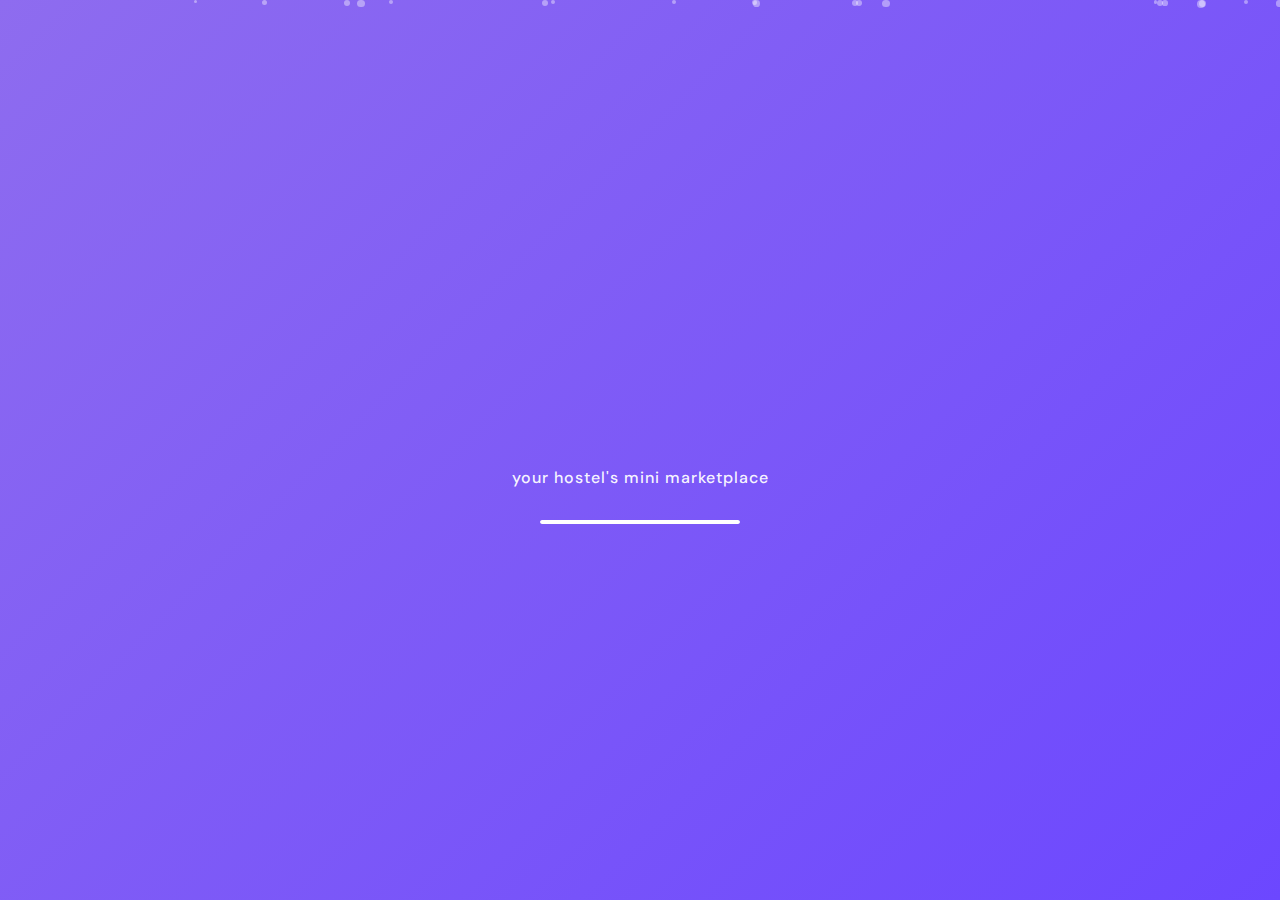
<file: frontend/index.html>
<!DOCTYPE html>
<html lang="en">
<head>
  <meta charset="UTF-8">
  <meta name="viewport" content="width=device-width, initial-scale=1.0">
  <title>BUNKIT - Loading...</title>
  <link rel="preconnect" href="https://fonts.googleapis.com">
  <link rel="preconnect" href="https://fonts.gstatic.com" crossorigin>
  <link href="https://fonts.googleapis.com/css2?family=Quicksand:wght@700&family=DM+Sans:wght@500&display=swap" rel="stylesheet">
  
  <style>
    * {
      margin: 0;
      padding: 0;
      box-sizing: border-box;
    }

    body {
      margin: 0;
      height: 100vh;
      display: flex;
      align-items: center;
      justify-content: center;
      background: linear-gradient(135deg, #8E6CEF 0%, #6C47FF 100%);
      font-family: 'DM Sans', -apple-system, BlinkMacSystemFont, sans-serif;
      overflow: hidden;
      position: relative;
    }

    /* Animated Background Particles */
    .particles {
      position: absolute;
      width: 100%;
      height: 100%;
      overflow: hidden;
      pointer-events: none;
    }

    .particle {
      position: absolute;
      background: rgba(255, 255, 255, 0.4);
      border-radius: 50%;
      animation: float linear infinite;
    }

    @keyframes float {
      0% {
        transform: translateY(100vh) rotate(0deg);
        opacity: 0;
      }
      10% {
        opacity: 1;
      }
      90% {
        opacity: 1;
      }
      100% {
        transform: translateY(-100px) rotate(360deg);
        opacity: 0;
      }
    }

    /* Splash Container */
    .splash {
      text-align: center;
      position: relative;
      z-index: 10;
      animation: scaleIn 0.8s cubic-bezier(0.68, -0.55, 0.265, 1.55);
    }

    @keyframes scaleIn {
      0% {
        transform: scale(0.5) rotate(-10deg);
        opacity: 0;
      }
      100% {
        transform: scale(1) rotate(0);
        opacity: 1;
      }
    }

    /* Logo Container with Glow Effect */
    .logo-container {
      position: relative;
      margin-bottom: 24px;
    }

    .logo-glow {
      position: absolute;
      top: 50%;
      left: 50%;
      transform: translate(-50%, -50%);
      width: 180px;
      height: 180px;
      /* background: radial-gradient(circle, rgba(255, 255, 255, 0.4) 0%, transparent 70%); */
      border-radius: 50%;
      animation: pulse 2s ease-in-out infinite;
    }

    @keyframes pulse {
      0%, 100% {
        transform: translate(-50%, -50%) scale(1);
        
      }
      50% {
        transform: translate(-50%, -50%) scale(1.2);
        opacity: 0.3;
      }
    }

    .logo {
      font-family: 'Quicksand', sans-serif;
      font-size: 72px;
      font-weight: 700;
      color: white;
      letter-spacing: -2px;
      text-shadow: 0 4px 20px rgba(0, 0, 0, 0.2);
      position: relative;
      animation: floatLogo 3s ease-in-out infinite;
    }

    @keyframes floatLogo {
      0%, 100% {
        transform: translateY(0);
      }
      50% {
        transform: translateY(-10px);
      }
    }

    /* Logo Letters Animation */
    .logo span {
      display: inline-block;
      animation: bounceLetters 0.6s cubic-bezier(0.68, -0.55, 0.265, 1.55) forwards;
      opacity: 0;
    }

    .logo span:nth-child(1) { animation-delay: 0.1s; }
    .logo span:nth-child(2) { animation-delay: 0.2s; }
    .logo span:nth-child(3) { animation-delay: 0.3s; }
    .logo span:nth-child(4) { animation-delay: 0.4s; }
    .logo span:nth-child(5) { animation-delay: 0.5s; }
    .logo span:nth-child(6) { animation-delay: 0.6s; }

    @keyframes bounceLetters {
      0% {
        transform: translateY(-50px) rotate(-10deg);
        opacity: 0;
      }
      60% {
        transform: translateY(10px) rotate(5deg);
        opacity: 1;
      }
      100% {
        transform: translateY(0) rotate(0);
        opacity: 1;
      }
    }

    /* Tagline */
    .tagline {
      color: rgba(255, 255, 255, 0.95);
      font-size: 16px;
      font-weight: 500;
      letter-spacing: 1px;
      margin-bottom: 32px;
      animation: slideUp 0.8s ease 0.6s backwards;
    }

    @keyframes slideUp {
      from {
        transform: translateY(20px);
        opacity: 0;
      }
      to {
        transform: translateY(0);
        opacity: 1;
      }
    }

    /* Loading Bar */
    .loading-container {
      width: 200px;
      height: 4px;
      background: rgba(255, 255, 255, 0.3);
      border-radius: 10px;
      overflow: hidden;
      margin: 0 auto 24px;
      animation: slideUp 0.8s ease 0.8s backwards;
    }

    .loading-bar {
      height: 100%;
      background: white;
      border-radius: 10px;
      animation: loadProgress 2.5s ease-in-out forwards;
      box-shadow: 0 0 10px rgba(255, 255, 255, 0.5);
    }

    @keyframes loadProgress {
      0% {
        width: 0%;
      }
      100% {
        width: 100%;
      }
    }

    /* Credit */
    .credit {
      color: rgba(255, 255, 255, 0.85);
      font-size: 14px;
      font-weight: 500;
      animation: slideUp 0.8s ease 1s backwards;
    }

    .credit .heart {
      display: inline-block;
      color: #FFE8EE;
      animation: heartBeat 1.5s ease infinite;
    }

    @keyframes heartBeat {
      0%, 100% {
        transform: scale(1);
      }
      10%, 30% {
        transform: scale(1.2);
      }
      20%, 40% {
        transform: scale(1);
      }
    }

    /* Fade Out Animation */
    .fade-out {
      animation: fadeOutScale 0.8s cubic-bezier(0.68, -0.55, 0.265, 1.55) forwards;
    }

    @keyframes fadeOutScale {
      0% {
        transform: scale(1) rotate(0);
        opacity: 1;
      }
      100% {
        transform: scale(1.3) rotate(10deg);
        opacity: 0;
      }
    }

    /* Sparkles */
    .sparkle {
      position: absolute;
      width: 4px;
      height: 4px;
      background: white;
      border-radius: 50%;
      box-shadow: 0 0 6px white;
      animation: sparkleFloat 3s ease-in-out infinite;
      opacity: 0;
    }

    @keyframes sparkleFloat {
      0%, 100% {
        transform: translate(0, 0) scale(0);
        opacity: 0;
      }
      50% {
        transform: translate(var(--tx), var(--ty)) scale(1);
        opacity: 1;
      }
    }

    .sparkle:nth-child(1) {
      top: 20%;
      left: 15%;
      --tx: 20px;
      --ty: -30px;
      animation-delay: 0.2s;
    }

    .sparkle:nth-child(2) {
      top: 60%;
      right: 20%;
      --tx: -25px;
      --ty: 25px;
      animation-delay: 0.5s;
    }

    .sparkle:nth-child(3) {
      bottom: 30%;
      left: 25%;
      --tx: 15px;
      --ty: 20px;
      animation-delay: 0.8s;
    }

    .sparkle:nth-child(4) {
      top: 40%;
      right: 15%;
      --tx: -20px;
      --ty: -25px;
      animation-delay: 1s;
    }

    /* Mobile Optimizations */
    @media (max-width: 480px) {
      .logo {
        font-size: 56px;
      }

      .tagline {
        font-size: 14px;
      }

      .loading-container {
        width: 160px;
      }
    }
  </style>
</head>

<body>
  <!-- Floating Particles Background -->
  <div class="particles" id="particles"></div>

  <!-- Sparkles -->
  <div class="sparkle"></div>
  <div class="sparkle"></div>
  <div class="sparkle"></div>
  <div class="sparkle"></div>

  <!-- Splash Content -->
  <div class="splash" id="splash">
    <div class="logo-container">
      <div class="logo-glow"></div>
      <div class="logo">
        <span>B</span><span>U</span><span>N</span><span>K</span><span>I</span><span>T</span>
      </div>
    </div>
    
    <div class="tagline">your hostel's mini marketplace</div>
    
    <div class="loading-container">
      <div class="loading-bar"></div>
    </div>
    
    
  </div>

  <script>
    // Create floating particles
    function createParticles() {
      const particles = document.getElementById('particles');
      const particleCount = 20;

      for (let i = 0; i < particleCount; i++) {
        const particle = document.createElement('div');
        particle.className = 'particle';
        
        // Random size between 3px and 8px
        const size = Math.random() * 5 + 3;
        particle.style.width = size + 'px';
        particle.style.height = size + 'px';
        
        // Random horizontal position
        particle.style.left = Math.random() * 100 + '%';
        
        // Random animation duration between 5s and 15s
        particle.style.animationDuration = (Math.random() * 10 + 5) + 's';
        
        // Random delay
        particle.style.animationDelay = (Math.random() * 5) + 's';
        
        particles.appendChild(particle);
      }
    }

    // Initialize
    createParticles();

    // Fade out and redirect
    setTimeout(() => {
      document.getElementById('splash').classList.add('fade-out');
      document.body.style.background = 'linear-gradient(135deg, #9D7EFF 0%, #7D58FF 100%)';
    }, 2200);

    setTimeout(() => {
      window.location.href = 'home.html';
    }, 3000);
  </script>
</body>
</html>
</file>
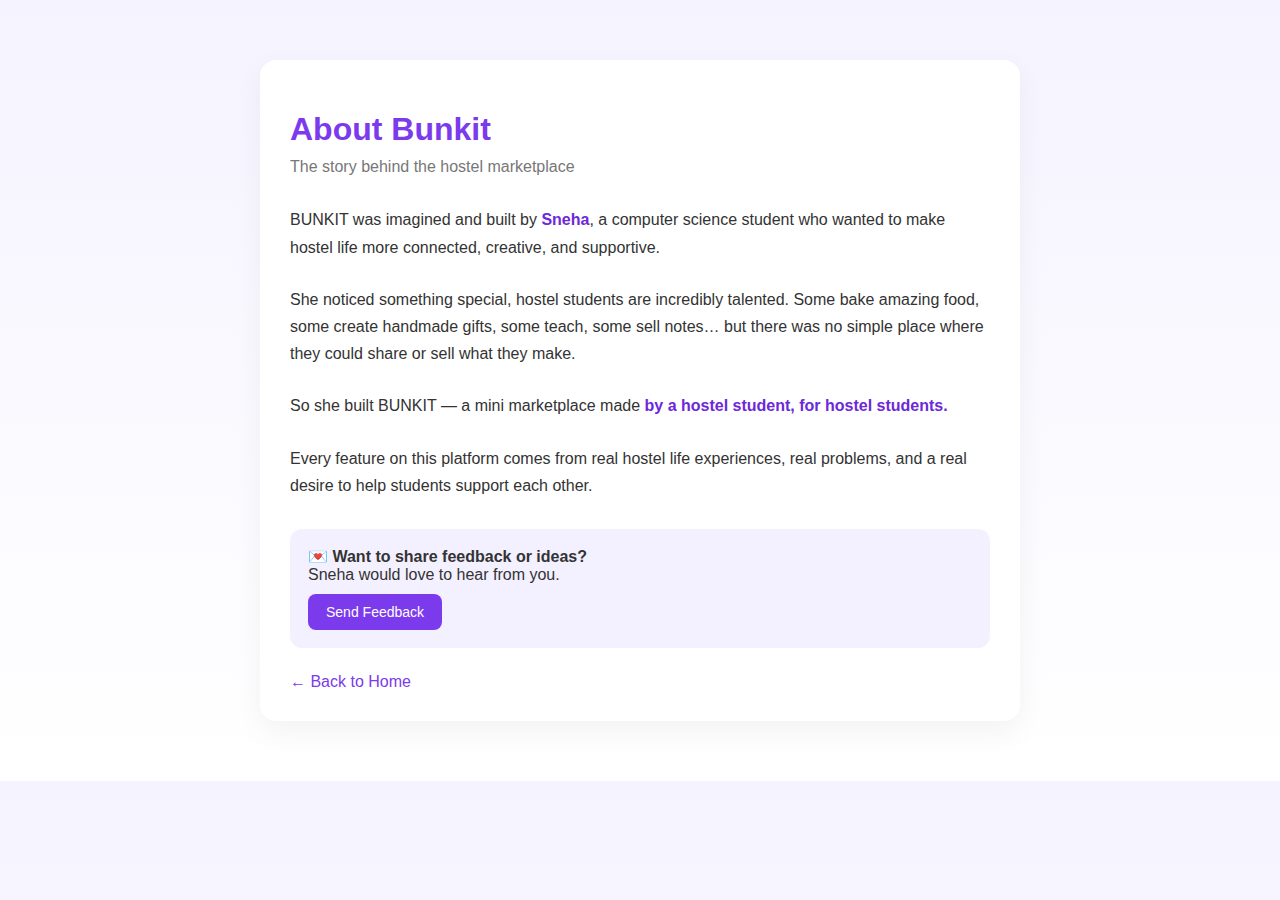
<file: frontend/about.html>
<!DOCTYPE html>
<html lang="en">
<head>
<meta charset="UTF-8">
<meta name="viewport" content="width=device-width, initial-scale=1.0">
<title>About Bunkit</title>

<style>
body{
  margin:0;
  font-family: -apple-system, BlinkMacSystemFont, "Segoe UI", sans-serif;
  background: linear-gradient(to bottom,#f5f3ff,#ffffff);
  color:#333;
}

.container{
  max-width:700px;
  margin:60px auto;
  padding:30px;
  background:white;
  border-radius:16px;
  box-shadow:0 10px 30px rgba(0,0,0,0.05);
}

h1{
  color:#7c3aed;
  margin-bottom:10px;
}

.subtitle{
  color:#777;
  margin-bottom:30px;
}

.story{
  line-height:1.7;
  font-size:16px;
  margin-bottom:25px;
}

.highlight{
  font-weight:600;
  color:#6d28d9;
}

.feedback{
  margin-top:30px;
  padding:18px;
  background:#f3f0ff;
  border-radius:12px;
}

.feedback a{
  display:inline-block;
  margin-top:10px;
  text-decoration:none;
  background:#7c3aed;
  color:white;
  padding:10px 18px;
  border-radius:8px;
  font-size:14px;
}

.back{
  display:inline-block;
  margin-top:25px;
  text-decoration:none;
  color:#7c3aed;
  font-weight:500;
}
</style>
</head>

<body>

<div class="container">

<h1>About Bunkit</h1>
<div class="subtitle">The story behind the hostel marketplace</div>

<div class="story">
BUNKIT was imagined and built by <span class="highlight">Sneha</span>,  
a computer science student who wanted to make hostel life more connected,
creative, and supportive.
</div>

<div class="story">
She noticed something special, hostel students are incredibly talented.
Some bake amazing food, some create handmade gifts, some teach, some sell notes…
but there was no simple place where they could share or sell what they make.
</div>

<div class="story">
So she built BUNKIT — a mini marketplace made
<span class="highlight">by a hostel student, for hostel students.</span>
</div>

<div class="story">
Every feature on this platform comes from real hostel life experiences,
real problems, and a real desire to help students support each other.
</div>

<div class="feedback">
<strong>💌 Want to share feedback or ideas?</strong><br>
Sneha would love to hear from you.
<br>
<a href="mailto:khetansneha7@gmail.com?subject=Bunkit Feedback">
Send Feedback
</a>
</div>

<a href="home.html" class="back">← Back to Home</a>

</div>

</body>
</html>
</file>
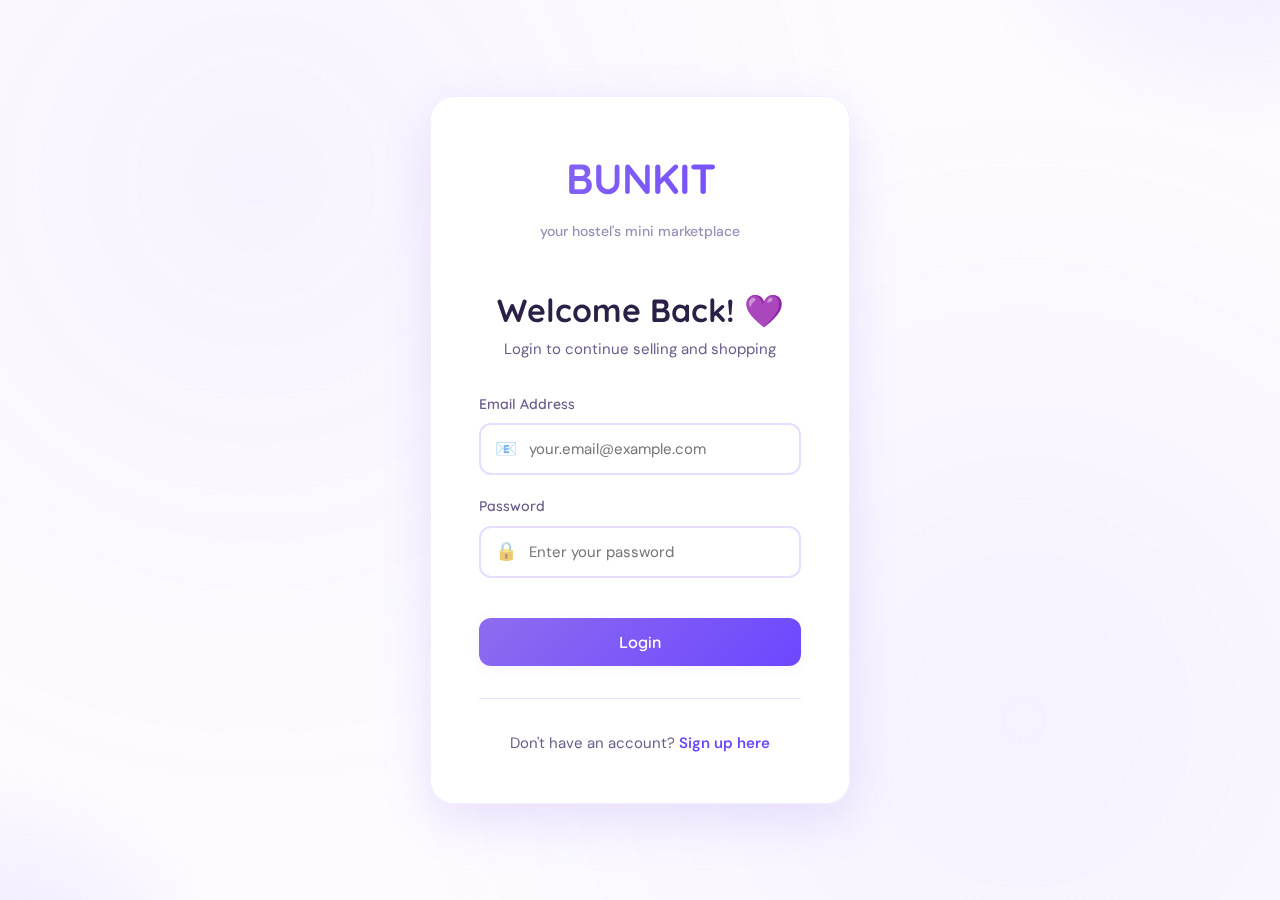
<file: frontend/add-product.html>
<!DOCTYPE html>
<html lang="en">
<head>
  <meta charset="UTF-8">
  <meta name="viewport" content="width=device-width, initial-scale=1.0">
  <title>Add Product - BUNKIT</title>
  <link rel="stylesheet" href="styles/add-product.css">
  <link rel="stylesheet" href="styles/global.css">
</head>
<body>
  <div class="add-product-page">
    <div class="container">
      <!-- Page Header -->
      <div class="page-header">
        <a href="home.html" class="page-back-btn">
          ← Back to Home
        </a>
        <h1>Add New Product</h1>
        <p>List your item and start selling!</p>
      </div>

      <!-- Error Alert (Hidden by default) -->
      <div id="errorAlert" class="alert alert-error hidden"></div>

      <!-- Product Form -->
      <form id="productForm" class="product-form">
        <!-- Image Upload Section -->
        <div class="image-upload-section">
          <label class="image-upload-label">Product Image *</label>
          <label for="imageInput" class="image-upload-area" id="imageUploadArea">
            <input type="file" id="imageInput" accept="image/*" required>
            <div class="upload-placeholder" id="uploadPlaceholder">
              <span class="upload-icon">📸</span>
              <div class="upload-text">Tap to upload image</div>
              <div class="upload-hint">PNG, JPG or WEBP (max 5MB)</div>
            </div>
            <img id="imagePreview" class="image-preview" alt="Preview">
            <button type="button" class="remove-image-btn" id="removeImageBtn">×</button>
          </label>
        </div>

        <!-- Product Details -->
        <div class="form-row">
          <div class="input-group">
            <label for="title">
              Product Title <span class="required">*</span>
            </label>
            <input 
              type="text" 
              id="title" 
              name="title" 
              placeholder="e.g., Handmade Dreamcatcher"
              maxlength="100"
              required
            >
            <div class="char-counter">
              <span id="titleCounter">0</span>/100
            </div>
          </div>
        </div>

        <div class="form-row two-cols">
          <div class="input-group">
            <label for="category">
              Category <span class="required">*</span>
            </label>
            <select id="category" name="category" class="category-select" required>
              <option value="">Choose a category</option>
              <option value="handmade">🎨 Handmade</option>
              <option value="notes">📚 Notes</option>
              <option value="tutoring">👨‍🏫 Tutoring</option>
              <option value="services">⚡ Services</option>
              <option value="books">📖 Books</option>
              <option value="electronics">💻 Electronics</option>
              <option value="other">✨ Other</option>
            </select>
          </div>

          <div class="input-group">
            <label for="price">
              Price (₹) <span class="required">*</span>
            </label>
            <div class="price-input-wrapper">
              <span class="currency-symbol">₹</span>
              <input 
                type="number" 
                id="price" 
                name="price" 
                class="price-input"
                placeholder="0"
                min="0"
                step="1"
                required
              >
            </div>
          </div>
        </div>

        <div class="form-row">
          <div class="input-group">
            <label for="description">
              Description <span class="required">*</span>
            </label>
            <textarea 
              id="description" 
              name="description" 
              placeholder="Tell buyers about your product..."
              maxlength="500"
              rows="5"
              required
            ></textarea>
            <div class="char-counter">
              <span id="descCounter">0</span>/500
            </div>
          </div>
        </div>

        <!-- Submit Section -->
        <div class="submit-section">
          <button type="submit" class="btn btn-primary submit-btn" id="submitBtn">
            <span class="submit-btn-text">
              <span>✨</span>
              <span>List Product</span>
            </span>
          </button>
        </div>
      </form>
    </div>
  </div>

  <!-- Success Overlay -->
  <div class="success-overlay" id="successOverlay">
    <div class="success-content">
      <div class="success-icon">✓</div>
      <h2>Product Listed!</h2>
      <p>Redirecting to home...</p>
    </div>
  </div>

  <script src="script/add-product.js"></script>
</body>
</html>
</file>
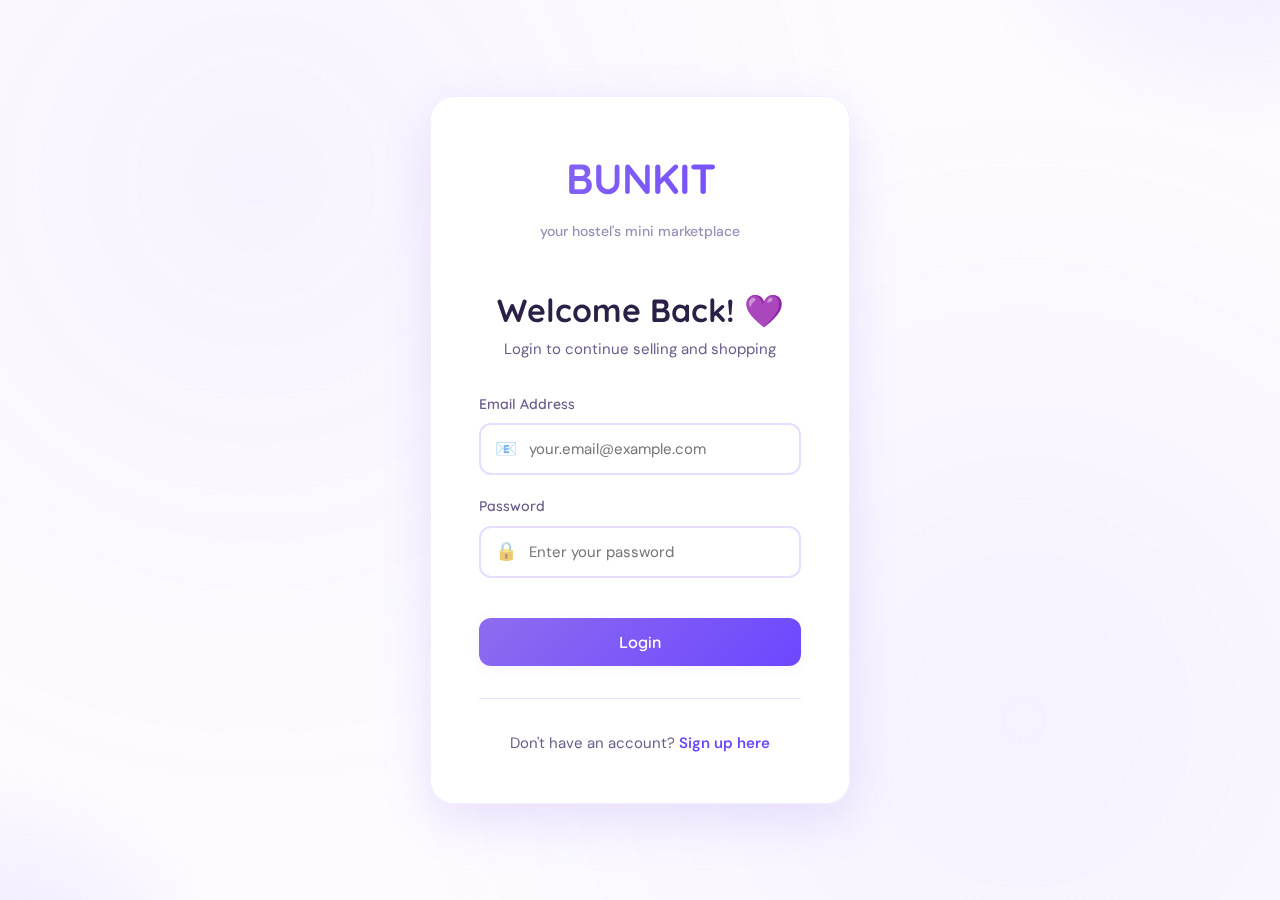
<file: frontend/login.html>
<!DOCTYPE html>
<html lang="en">
<head>
  <meta charset="UTF-8">
  <meta name="viewport" content="width=device-width, initial-scale=1.0">
  <title>Login - BUNKIT</title>
  <link rel="stylesheet" href="styles/global.css">
  <link rel="stylesheet" href="styles/auth.css">
</head>
<body>
  <div class="auth-page">
    <div class="auth-container">
      <div class="auth-card">
        <!-- Logo -->
        <div class="auth-logo">
          <div class="logo-text">BUNKIT</div>
          <div class="logo-tagline">your hostel's mini marketplace</div>
        </div>

        <!-- Header -->
        <div class="auth-header">
          <h2>Welcome Back! 💜</h2>
          <p>Login to continue selling and shopping</p>
        </div>

        <!-- Error Alert (Hidden by default) -->
        <div id="errorAlert" class="alert alert-error hidden"></div>

        <!-- Login Form -->
        <form id="loginForm" class="auth-form">
          <!-- Email Input -->
          <div class="input-group">
            <label for="email">Email Address</label>
            <div class="input-wrapper">
              <span class="input-icon">📧</span>
              <input 
                type="email" 
                id="email" 
                name="email" 
                class="has-icon"
                placeholder="your.email@example.com"
                required
              >
            </div>
          </div>

          <!-- Password Input -->
          <div class="input-group">
            <label for="password">Password</label>
            <div class="input-wrapper">
              <span class="input-icon">🔒</span>
              <input 
                type="password" 
                id="password" 
                name="password" 
                class="has-icon"
                placeholder="Enter your password"
                required
              >
            </div>
          </div>

          <!-- Submit Button -->
          <button type="submit" class="btn btn-primary auth-submit" id="loginBtn">
            <span>Login</span>
          </button>
        </form>

        <!-- Footer -->
        <div class="auth-footer">
          <p>Don't have an account? <a href="signup.html">Sign up here</a></p>
        </div>
      </div>
    </div>
  </div>

  <script src="script/auth.js"></script>
</body>
</html>
</file>
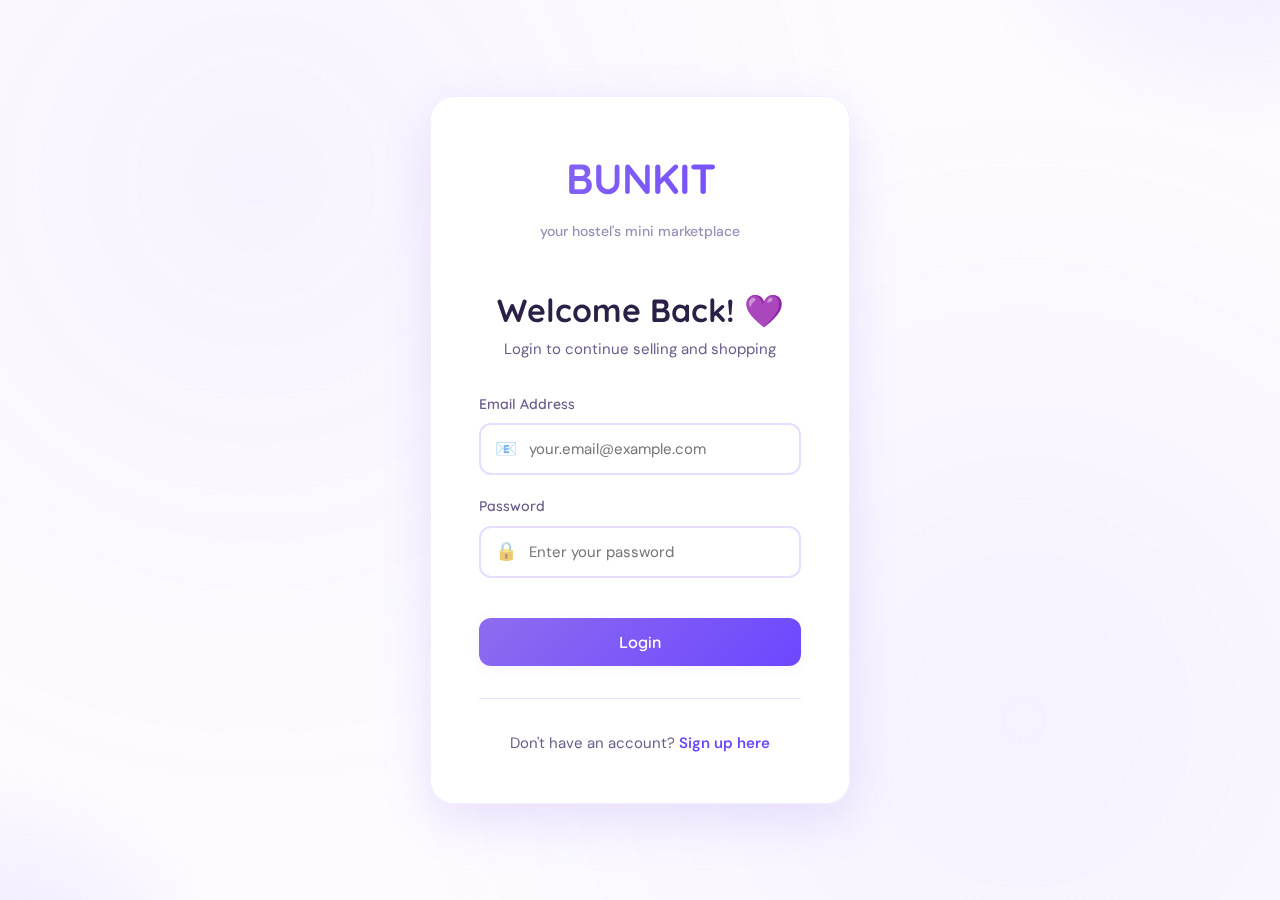
<file: frontend/profile.html>
<!DOCTYPE html>
<html lang="en">
<head>
  <meta charset="UTF-8">
  <meta name="viewport" content="width=device-width, initial-scale=1.0">
  <title>My Profile - BUNKIT</title>
  <link rel="stylesheet" href="styles/global.css">
  <link rel="stylesheet" href="styles/profile.css">
</head>
<body>
  <div class="profile-page">
    <!-- Profile Header -->
    <div class="profile-header">
      <div class="container">
        <div class="profile-header-content">
          <a href="home.html" class="back-btn">← Back to Home</a>
          
          <div class="profile-info">
            <div class="profile-avatar">👤</div>
            <h1 class="profile-name" id="userName">Loading...</h1>
            <div class="profile-email" id="userEmail">-</div>
            <div class="profile-whatsapp" id="userWhatsapp">
              <span>📱</span>
              <span>-</span>
            </div>

            <div class="profile-actions">
              <button class="logout-btn" id="logoutBtn">
                <span>🚪</span>
                <span>Logout</span>
              </button>
            </div>
          </div>
        </div>
      </div>
    </div>

    <!-- Main Content -->
    <div class="container">
      <!-- Stats Section -->
      <div class="profile-stats">
        <div class="stat-card">
          <div class="stat-number" id="totalAds">0</div>
          <div class="stat-label">Total Ads</div>
        </div>
      </div>

      <!-- My Ads Section -->
      <section class="my-ads-section">
        <div class="section-header">
          <h2>My Ads</h2>
          <a href="add-product.html" class="add-product-btn">
            <span>+</span>
            <span>Add Product</span>
          </a>
        </div>

        <!-- Loading State -->
        <div id="adsLoading" class="hidden">
          <div class="skeleton-card">
            <div class="skeleton-content">
              <div class="skeleton-line"></div>
              <div class="skeleton-line short"></div>
              <div class="skeleton-line short"></div>
            </div>
          </div>
        </div>

        <!-- User Products Container -->
        <div id="userProductsContainer"></div>

        <!-- Empty State -->
        <div id="emptyAds" class="empty-ads hidden">
          <div class="empty-ads-icon">📦</div>
          <h3>No ads yet</h3>
          <p>Start selling by adding your first product!</p>
          <a href="add-product.html" class="btn btn-primary">Add Your First Product</a>
        </div>
      </section>
    </div>
  </div>

  <!-- Delete Confirmation Modal -->
  <div id="deleteModal" class="modal-overlay hidden">
    <div class="modal">
      <h3>Delete Product?</h3>
      <p>Are you sure you want to delete this product? This action cannot be undone.</p>
      <div class="modal-actions">
        <button class="btn btn-secondary" id="cancelDeleteBtn">Cancel</button>
        <button class="btn btn-danger" id="confirmDeleteBtn">Delete</button>
      </div>
    </div>
  </div>

  <script src="script/profile.js"></script>
</body>
</html>
</file>
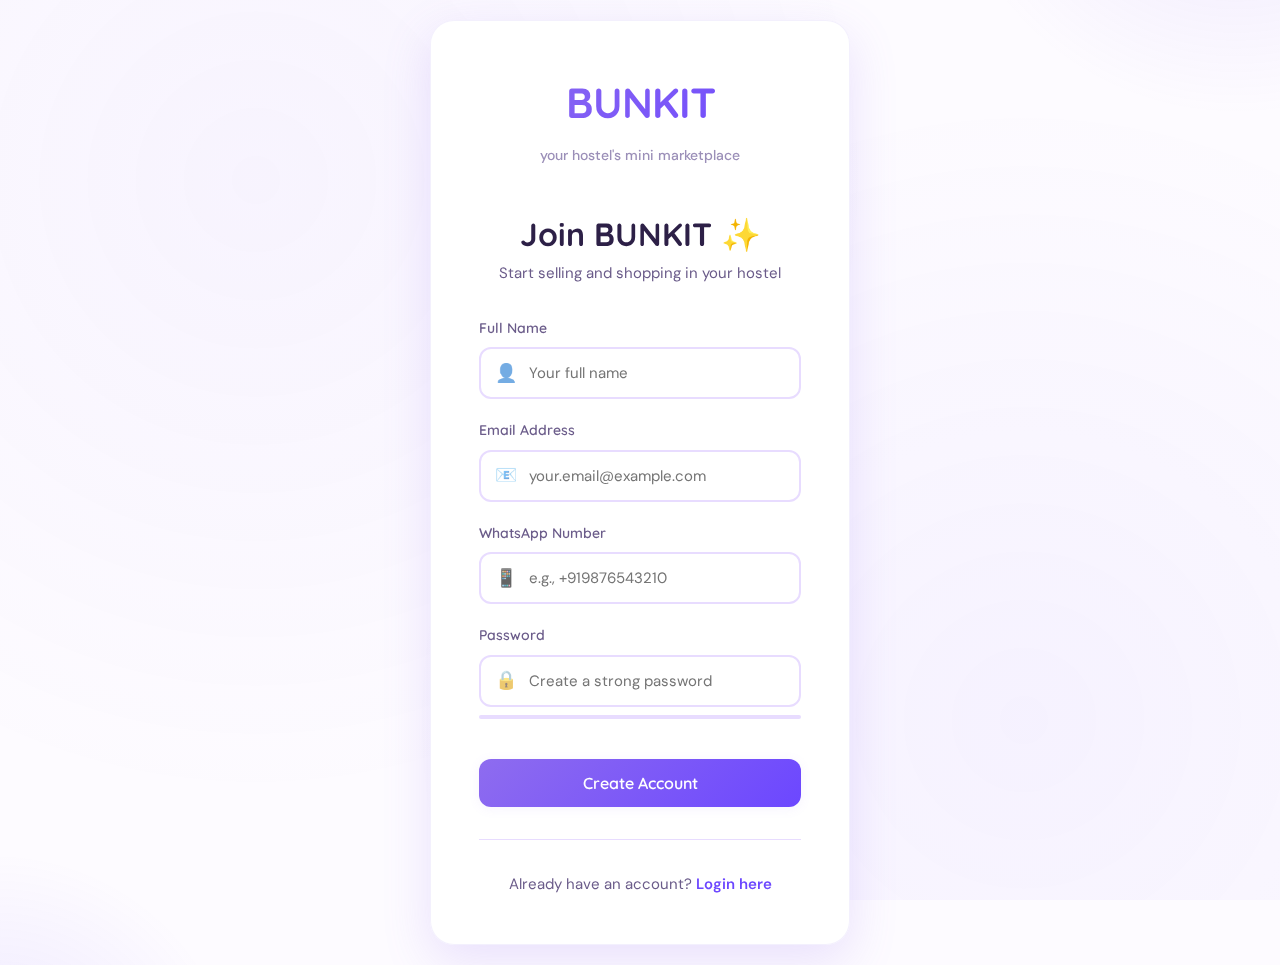
<file: frontend/signup.html>
<!DOCTYPE html>
<html lang="en">
<head>
  <meta charset="UTF-8">
  <meta name="viewport" content="width=device-width, initial-scale=1.0">
  <title>Sign Up - BUNKIT</title>
  <link rel="stylesheet" href="styles/global.css">
  <link rel="stylesheet" href="styles/auth.css">
</head>
<body>
  <div class="auth-page">
    <div class="auth-container">
      <div class="auth-card">
        <!-- Logo -->
        <div class="auth-logo">
          <div class="logo-text">BUNKIT</div>
          <div class="logo-tagline">your hostel's mini marketplace</div>
        </div>

        <!-- Header -->
        <div class="auth-header">
          <h2>Join BUNKIT ✨</h2>
          <p>Start selling and shopping in your hostel</p>
        </div>

        <!-- Error Alert (Hidden by default) -->
        <div id="errorAlert" class="alert alert-error hidden"></div>

        <!-- Signup Form -->
        <form id="signupForm" class="auth-form">
          <!-- Name Input -->
          <div class="input-group">
            <label for="name">Full Name</label>
            <div class="input-wrapper">
              <span class="input-icon">👤</span>
              <input 
                type="text" 
                id="name" 
                name="name" 
                class="has-icon"
                placeholder="Your full name"
                required
              >
            </div>
          </div>

          <!-- Email Input -->
          <div class="input-group">
            <label for="email">Email Address</label>
            <div class="input-wrapper">
              <span class="input-icon">📧</span>
              <input 
                type="email" 
                id="email" 
                name="email" 
                class="has-icon"
                placeholder="your.email@example.com"
                required
              >
            </div>
          </div>

          <!-- WhatsApp Input -->
          <div class="input-group">
            <label for="whatsapp">WhatsApp Number</label>
            <div class="input-wrapper">
              <span class="input-icon">📱</span>
              <input 
                type="tel" 
                id="whatsapp" 
                name="whatsapp" 
                class="has-icon"
                placeholder="e.g., +919876543210"
                required
              >
            </div>
          </div>

          <!-- Password Input -->
          <div class="input-group">
            <label for="password">Password</label>
            <div class="input-wrapper">
              <span class="input-icon">🔒</span>
              <input 
                type="password" 
                id="password" 
                name="password" 
                class="has-icon"
                placeholder="Create a strong password"
                required
              >
            </div>
            <!-- Password Strength Indicator -->
            <div class="password-strength">
              <div class="password-strength-bar" id="passwordStrengthBar"></div>
            </div>
            <div class="password-strength-text" id="passwordStrengthText"></div>
          </div>

          <!-- Submit Button -->
          <button type="submit" class="btn btn-primary auth-submit" id="signupBtn">
            <span>Create Account</span>
          </button>
        </form>

        <!-- Footer -->
        <div class="auth-footer">
          <p>Already have an account? <a href="login.html">Login here</a></p>
        </div>
      </div>
    </div>
  </div>

  <script src="script/auth.js"></script>
</body>
</html>
</file>
<file: frontend/styles/add-product.css>
/* ========================================
   BUNKIT - Add Product Page Styles
   ======================================== */

.add-product-page {
  min-height: 100vh;
  padding: var(--spacing-lg) 0 var(--spacing-xl);
}

/* Page Header */
.page-header {
  margin-bottom: var(--spacing-lg);
  animation: fadeIn 0.5s ease;
}

.page-back-btn {
  display: inline-flex;
  align-items: center;
  gap: var(--spacing-xs);
  color: var(--text-secondary);
  font-size: 14px;
  font-weight: 600;
  text-decoration: none;
  margin-bottom: var(--spacing-md);
  transition: var(--transition-smooth);
}

.page-back-btn:hover {
  color: var(--accent-purple);
  transform: translateX(-4px);
}

.page-header h1 {
  font-family: 'Quicksand', sans-serif;
  color: var(--text-primary);
  margin-bottom: 4px;
}

.page-header p {
  color: var(--text-secondary);
  font-size: 15px;
}

/* Product Form */
.product-form {
  background: var(--bg-card);
  border-radius: var(--border-radius-lg);
  padding: var(--spacing-xl);
  box-shadow: var(--shadow-md);
  animation: fadeIn 0.6s ease;
}

/* Image Upload Section */
.image-upload-section {
  margin-bottom: var(--spacing-xl);
}

.image-upload-label {
  display: block;
  font-family: 'Quicksand', sans-serif;
  font-size: 16px;
  font-weight: 700;
  color: var(--text-primary);
  margin-bottom: var(--spacing-md);
}

.image-upload-area {
  position: relative;
  width: 100%;
  height: 280px;
  border: 3px dashed #E8DCFF;
  border-radius: var(--border-radius-md);
  background: var(--gradient-soft);
  cursor: pointer;
  transition: var(--transition-smooth);
  overflow: hidden;
  display: flex;
  align-items: center;
  justify-content: center;
}

.image-upload-area:hover {
  border-color: var(--primary-purple);
  background: linear-gradient(135deg, #F8F5FF 0%, #F0E8FF 100%);
}

.image-upload-area.has-image {
  border-style: solid;
  border-color: var(--primary-purple);
  background: transparent;
}

#imageInput {
  display: none;
}

.upload-placeholder {
  text-align: center;
  pointer-events: none;
}

.upload-icon {
  font-size: 64px;
  color: var(--primary-purple);
  opacity: 0.5;
  margin-bottom: var(--spacing-md);
  display: block;
}

.upload-text {
  font-size: 16px;
  font-weight: 600;
  color: var(--text-secondary);
  margin-bottom: 4px;
}

.upload-hint {
  font-size: 13px;
  color: var(--text-muted);
}

.image-preview {
  width: 100%;
  height: 100%;
  object-fit: contain;
  background: #f8f8f8;
  
}

.image-preview.show {
  display: block;
}

.remove-image-btn {
  position: absolute;
  top: 12px;
  right: 12px;
  width: 36px;
  height: 36px;
  background: rgba(255, 255, 255, 0.95);
  border: none;
  border-radius: 50%;
  color: #FF5374;
  font-size: 20px;
  cursor: pointer;
  display: none;
  align-items: center;
  justify-content: center;
  box-shadow: var(--shadow-md);
  transition: var(--transition-smooth);
  z-index: 10;
}

.remove-image-btn.show {
  display: flex;
}

.remove-image-btn:hover {
  background: #FF5374;
  color: white;
  transform: scale(1.1);
}

/* Form Fields */
.form-row {
  display: grid;
  grid-template-columns: 1fr;
  gap: var(--spacing-md);
  margin-bottom: var(--spacing-md);
}

@media (min-width: 768px) {
  .form-row.two-cols {
    grid-template-columns: 2fr 1fr;
  }
}

.input-group label {
  display: flex;
  align-items: center;
  gap: 6px;
}

.required {
  color: #FF5374;
}

/* Character Counter */
.char-counter {
  font-size: 12px;
  color: var(--text-muted);
  text-align: right;
  margin-top: 4px;
}

.char-counter.near-limit {
  color: #FF9933;
}

.char-counter.at-limit {
  color: #FF5374;
  font-weight: 600;
}

/* Category Select with Icon */
.category-select {
  appearance: none;
  background-image: url("data:image/svg+xml,%3Csvg xmlns='http://www.w3.org/2000/svg' width='20' height='20' viewBox='0 0 24 24' fill='none' stroke='%238E6CEF' stroke-width='2' stroke-linecap='round' stroke-linejoin='round'%3E%3Cpolyline points='6 9 12 15 18 9'%3E%3C/polyline%3E%3C/svg%3E");
  background-repeat: no-repeat;
  background-position: right 12px center;
  padding-right: 40px;
}

/* Price Input */
.price-input-wrapper {
  position: relative;
}

.currency-symbol {
  position: absolute;
  left: 16px;
  top: 50%;
  transform: translateY(-50%);
  font-weight: 700;
  color: var(--accent-purple);
  font-size: 18px;
}

.price-input {
  padding-left: 40px;
  font-family: 'Quicksand', sans-serif;
  font-size: 18px;
  font-weight: 600;
}

/* Submit Section */
.submit-section {
  margin-top: var(--spacing-xl);
  padding-top: var(--spacing-lg);
  border-top: 2px solid #F3F0FF;
}

.submit-btn {
  width: 100%;
  padding: 18px;
  font-size: 17px;
  position: relative;
  overflow: hidden;
}

.submit-btn::before {
  content: '';
  position: absolute;
  top: 50%;
  left: 50%;
  width: 0;
  height: 0;
  border-radius: 50%;
  background: rgba(255, 255, 255, 0.3);
  transform: translate(-50%, -50%);
  transition: width 0.6s, height 0.6s;
}

.submit-btn:hover::before {
  width: 400px;
  height: 400px;
}

.submit-btn-text {
  position: relative;
  z-index: 1;
  display: flex;
  align-items: center;
  justify-content: center;
  gap: var(--spacing-xs);
}

/* Success Animation */
.success-overlay {
  position: fixed;
  top: 0;
  left: 0;
  width: 100%;
  height: 100%;
  background: rgba(142, 108, 239, 0.95);
  display: none;
  align-items: center;
  justify-content: center;
  z-index: 9999;
  animation: fadeIn 0.3s ease;
}

.success-overlay.show {
  display: flex;
}

.success-content {
  text-align: center;
  color: white;
  animation: scaleIn 0.5s cubic-bezier(0.68, -0.55, 0.265, 1.55);
}

.success-icon {
  font-size: 100px;
  margin-bottom: var(--spacing-lg);
  animation: checkmark 0.8s ease;
}

@keyframes checkmark {
  0% {
    transform: scale(0) rotate(-45deg);
    opacity: 0;
  }
  50% {
    transform: scale(1.2) rotate(5deg);
  }
  100% {
    transform: scale(1) rotate(0);
    opacity: 1;
  }
}

.success-content h2 {
  font-family: 'Quicksand', sans-serif;
  font-size: 32px;
  margin-bottom: var(--spacing-sm);
  color: white;
}

.success-content p {
  font-size: 16px;
  opacity: 0.9;
}

/* Form Validation Styles */
.input-group.error input,
.input-group.error textarea,
.input-group.error select {
  border-color: #FF5374;
}

.input-group.error .error-message {
  display: block;
}

.error-message {
  display: none;
  font-size: 13px;
  color: #FF5374;
  margin-top: 4px;
  animation: shake 0.3s ease;
}

@keyframes shake {
  0%, 100% { transform: translateX(0); }
  25% { transform: translateX(-5px); }
  75% { transform: translateX(5px); }
}

/* Loading State */
.form-loading {
  position: relative;
  pointer-events: none;
  opacity: 0.6;
}

.form-loading::after {
  content: '';
  position: absolute;
  top: 50%;
  left: 50%;
  width: 40px;
  height: 40px;
  margin: -20px 0 0 -20px;
  border: 4px solid rgba(142, 108, 239, 0.2);
  border-top-color: var(--primary-purple);
  border-radius: 50%;
  animation: spin 0.8s linear infinite;
}

/* Mobile Optimizations */
@media (max-width: 480px) {
  .product-form {
    padding: var(--spacing-lg);
  }
  
  .image-upload-area {
    height: 240px;
  }
  
  .upload-icon {
    font-size: 48px;
  }
  
  .success-icon {
    font-size: 80px;
  }
  
  .success-content h2 {
    font-size: 28px;
  }
}
</file>
<file: frontend/styles/global.css>
/* ========================================
   BUNKIT - Global Styles
   Soft Pastel Purple Theme
   ======================================== */

@import url('https://fonts.googleapis.com/css2?family=Quicksand:wght@400;500;600;700&family=DM+Sans:wght@400;500;700&display=swap');

/* CSS Variables - Design System */
:root {
  /* Primary Colors */
  --primary-purple: #8E6CEF;
  --light-lavender: #F3F0FF;
  --accent-purple: #6C47FF;
  --deep-purple: #5B3DD1;
  
  /* Gradients */
  --gradient-primary: linear-gradient(135deg, #8E6CEF 0%, #6C47FF 100%);
  --gradient-soft: linear-gradient(135deg, #F3F0FF 0%, #E8DCFF 100%);
  --gradient-hover: linear-gradient(135deg, #9D7EFF 0%, #7D58FF 100%);
  
  /* Background */
  --bg-main: #FDFBFF;
  --bg-card: #FFFFFF;
  --bg-hover: #F8F5FF;
  
  /* Text */
  --text-primary: #2D2047;
  --text-secondary: #6B5C8A;
  --text-muted: #9B8FB8;
  
  /* Borders & Shadows */
  --border-radius-sm: 12px;
  --border-radius-md: 16px;
  --border-radius-lg: 24px;
  --shadow-sm: 0 2px 12px rgba(142, 108, 239, 0.08);
  --shadow-md: 0 8px 24px rgba(142, 108, 239, 0.12);
  --shadow-lg: 0 16px 48px rgba(142, 108, 239, 0.18);
  --shadow-hover: 0 12px 32px rgba(142, 108, 239, 0.2);
  
  /* Spacing */
  --spacing-xs: 8px;
  --spacing-sm: 12px;
  --spacing-md: 20px;
  --spacing-lg: 32px;
  --spacing-xl: 48px;
  
  /* Transitions */
  --transition-smooth: all 0.3s cubic-bezier(0.4, 0, 0.2, 1);
  --transition-bounce: all 0.4s cubic-bezier(0.68, -0.55, 0.265, 1.55);
}

/* Reset & Base Styles */
* {
  margin: 0;
  padding: 0;
  box-sizing: border-box;
}

body {
  font-family: 'DM Sans', -apple-system, BlinkMacSystemFont, sans-serif;
  background: var(--bg-main);
  color: var(--text-primary);
  line-height: 1.6;
  overflow-x: hidden;
  -webkit-font-smoothing: antialiased;
  -moz-osx-font-smoothing: grayscale;
}

/* Background Pattern */
body::before {
  content: '';
  position: fixed;
  top: 0;
  left: 0;
  width: 100%;
  height: 100%;
  background: 
    radial-gradient(circle at 20% 20%, rgba(142, 108, 239, 0.05) 0%, transparent 50%),
    radial-gradient(circle at 80% 80%, rgba(108, 71, 255, 0.05) 0%, transparent 50%);
  pointer-events: none;
  z-index: -1;
}

/* Typography */
h1, h2, h3, h4, h5, h6 {
  font-family: 'Quicksand', sans-serif;
  font-weight: 700;
  color: var(--text-primary);
  line-height: 1.2;
}

h1 {
  font-size: clamp(2rem, 5vw, 2.5rem);
}

h2 {
  font-size: clamp(1.5rem, 4vw, 2rem);
}

h3 {
  font-size: clamp(1.25rem, 3vw, 1.5rem);
}

/* Container */
.container {
  max-width: 450px;
  margin: 0 auto;
  padding: var(--spacing-md);
}

@media (min-width: 768px) {
  .container {
    padding: var(--spacing-lg);
  }
}

/* Card Styles */
.card {
  background: var(--bg-card);
  border-radius: var(--border-radius-md);
  padding: var(--spacing-lg);
  box-shadow: var(--shadow-sm);
  transition: var(--transition-smooth);
}

.card:hover {
  transform: translateY(-4px);
  box-shadow: var(--shadow-hover);
}

/* Button Styles */
.btn {
  display: inline-flex;
  align-items: center;
  justify-content: center;
  gap: var(--spacing-xs);
  padding: 14px 28px;
  font-family: 'Quicksand', sans-serif;
  font-size: 16px;
  font-weight: 600;
  border: none;
  border-radius: var(--border-radius-sm);
  cursor: pointer;
  transition: var(--transition-smooth);
  text-decoration: none;
  white-space: nowrap;
}

.btn-primary {
  background: var(--gradient-primary);
  color: white;
  box-shadow: var(--shadow-sm);
}

.btn-primary:hover {
  background: var(--gradient-hover);
  box-shadow: var(--shadow-md);
  transform: translateY(-2px);
}

.btn-primary:active {
  transform: translateY(0);
}

.btn-secondary {
  background: var(--light-lavender);
  color: var(--accent-purple);
}

.btn-secondary:hover {
  background: #E8DCFF;
}

.btn-outline {
  background: transparent;
  color: var(--primary-purple);
  border: 2px solid var(--primary-purple);
}

.btn-outline:hover {
  background: var(--light-lavender);
}

.btn-danger {
  background: linear-gradient(135deg, #FF6B9D 0%, #FF5374 100%);
  color: white;
}

.btn-danger:hover {
  background: linear-gradient(135deg, #FF7CAB 0%, #FF6482 100%);
}

.btn:disabled {
  opacity: 0.5;
  cursor: not-allowed;
  transform: none !important;
}

/* Input Styles */
.input-group {
  margin-bottom: var(--spacing-md);
}

.input-group label {
  display: block;
  font-family: 'Quicksand', sans-serif;
  font-size: 14px;
  font-weight: 600;
  color: var(--text-secondary);
  margin-bottom: var(--spacing-xs);
}

.input-wrapper {
  position: relative;
  display: flex;
  align-items: center;
}

.input-icon {
  position: absolute;
  left: 16px;
  color: var(--primary-purple);
  opacity: 0.6;
  font-size: 18px;
  pointer-events: none;
}

input, textarea, select {
  width: 100%;
  padding: 14px 16px;
  font-family: 'DM Sans', sans-serif;
  font-size: 15px;
  border: 2px solid #E8DCFF;
  border-radius: var(--border-radius-sm);
  background: var(--bg-card);
  color: var(--text-primary);
  transition: var(--transition-smooth);
}

input.has-icon {
  padding-left: 48px;
}

input:focus, textarea:focus, select:focus {
  outline: none;
  border-color: var(--primary-purple);
  box-shadow: 0 0 0 4px rgba(142, 108, 239, 0.1);
}

textarea {
  resize: vertical;
  min-height: 100px;
}

/* Loading State */
.loading {
  display: inline-block;
  width: 20px;
  height: 20px;
  border: 3px solid rgba(255, 255, 255, 0.3);
  border-radius: 50%;
  border-top-color: white;
  animation: spin 0.8s linear infinite;
}

@keyframes spin {
  to { transform: rotate(360deg); }
}

/* Alert Messages */
.alert {
  padding: var(--spacing-md);
  border-radius: var(--border-radius-sm);
  margin-bottom: var(--spacing-md);
  font-size: 14px;
  font-weight: 500;
  animation: slideDown 0.3s ease;
}

.alert-error {
  background: #FFE8EE;
  color: #D91E48;
  border: 2px solid #FFD6E0;
}

.alert-success {
  background: #E8F9ED;
  color: #1B8A4A;
  border: 2px solid #C6F6D5;
}

@keyframes slideDown {
  from {
    opacity: 0;
    transform: translateY(-10px);
  }
  to {
    opacity: 1;
    transform: translateY(0);
  }
}

/* Badge */
.badge {
  display: inline-block;
  padding: 6px 12px;
  font-size: 12px;
  font-weight: 600;
  border-radius: 20px;
  background: var(--light-lavender);
  color: var(--accent-purple);
}

/* Empty State */
.empty-state {
  text-align: center;
  padding: var(--spacing-xl);
  color: var(--text-muted);
}

.empty-state-icon {
  font-size: 64px;
  margin-bottom: var(--spacing-md);
  opacity: 0.3;
}

/* Floating Action Button */
.fab {
  position: fixed;
  bottom: 24px;
  right: 24px;
  width: 64px;
  height: 64px;
  background: var(--gradient-primary);
  border-radius: 50%;
  box-shadow: var(--shadow-lg);
  display: flex;
  align-items: center;
  justify-content: center;
  color: white;
  font-size: 32px;
  cursor: pointer;
  transition: var(--transition-bounce);
  border: none;
  z-index: 100;
}

.fab:hover {
  transform: scale(1.1) rotate(90deg);
  box-shadow: 0 20px 56px rgba(142, 108, 239, 0.3);
}

.fab:active {
  transform: scale(0.95);
}

/* Utility Classes */
.text-center { text-align: center; }
.text-muted { color: var(--text-muted); }
.text-primary { color: var(--primary-purple); }

.mt-1 { margin-top: var(--spacing-xs); }
.mt-2 { margin-top: var(--spacing-sm); }
.mt-3 { margin-top: var(--spacing-md); }
.mt-4 { margin-top: var(--spacing-lg); }

.mb-1 { margin-bottom: var(--spacing-xs); }
.mb-2 { margin-bottom: var(--spacing-sm); }
.mb-3 { margin-bottom: var(--spacing-md); }
.mb-4 { margin-bottom: var(--spacing-lg); }

.hidden {
  display: none !important;
}


/* Smooth Animations */
@keyframes fadeIn {
  from {
    opacity: 0;
    transform: translateY(20px);
  }
  to {
    opacity: 1;
    transform: translateY(0);
  }
}

.fade-in {
  animation: fadeIn 0.5s ease;
}

/* Responsive */
@media (max-width: 480px) {
  .container {
    padding: var(--spacing-sm);
  }
  
  .fab {
    width: 56px;
    height: 56px;
    bottom: 20px;
    right: 20px;
    font-size: 28px;
  }
}
</file>
<file: frontend/styles/auth.css>
/* ========================================
   BUNKIT - Authentication Pages Styles
   Login & Signup
   ======================================== */

.auth-page {
  min-height: 100vh;
  display: flex;
  align-items: center;
  justify-content: center;
  padding: var(--spacing-md);
  position: relative;
  overflow: hidden;
}

/* Animated Background Elements */
.auth-page::before {
  content: '';
  position: absolute;
  top: -50%;
  right: -20%;
  width: 600px;
  height: 600px;
  background: radial-gradient(circle, rgba(142, 108, 239, 0.15) 0%, transparent 70%);
  border-radius: 50%;
  animation: float 20s ease-in-out infinite;
}

.auth-page::after {
  content: '';
  position: absolute;
  bottom: -40%;
  left: -20%;
  width: 500px;
  height: 500px;
  background: radial-gradient(circle, rgba(108, 71, 255, 0.12) 0%, transparent 70%);
  border-radius: 50%;
  animation: float 15s ease-in-out infinite reverse;
}

@keyframes float {
  0%, 100% {
    transform: translate(0, 0) scale(1);
  }
  50% {
    transform: translate(30px, -30px) scale(1.05);
  }
}

/* Auth Container */
.auth-container {
  position: relative;
  z-index: 1;
  width: 100%;
  max-width: 420px;
  animation: fadeInUp 0.6s ease;
}

@keyframes fadeInUp {
  from {
    opacity: 0;
    transform: translateY(30px);
  }
  to {
    opacity: 1;
    transform: translateY(0);
  }
}

/* Auth Card */
.auth-card {
  background: rgba(255, 255, 255, 0.95);
  backdrop-filter: blur(20px);
  border-radius: var(--border-radius-lg);
  padding: var(--spacing-xl);
  box-shadow: var(--shadow-lg);
  border: 1px solid rgba(142, 108, 239, 0.1);
}

/* Logo Section */
.auth-logo {
  text-align: center;
  margin-bottom: var(--spacing-xl);
}

.logo-text {
  font-family: 'Quicksand', sans-serif;
  font-size: 42px;
  font-weight: 700;
  background: var(--gradient-primary);
  -webkit-background-clip: text;
  -webkit-text-fill-color: transparent;
  background-clip: text;
  letter-spacing: -1px;
  margin-bottom: var(--spacing-xs);
}

.logo-tagline {
  font-size: 14px;
  color: var(--text-muted);
  font-weight: 500;
}

/* Auth Header */
.auth-header {
  text-align: center;
  margin-bottom: var(--spacing-lg);
}

.auth-header h2 {
  margin-bottom: var(--spacing-xs);
  color: var(--text-primary);
}

.auth-header p {
  color: var(--text-secondary);
  font-size: 15px;
}

/* Auth Form */
.auth-form {
  margin-bottom: var(--spacing-md);
}

/* Password Strength Indicator */
.password-strength {
  margin-top: var(--spacing-xs);
  height: 4px;
  background: #E8DCFF;
  border-radius: 2px;
  overflow: hidden;
  transition: var(--transition-smooth);
}

.password-strength-bar {
  height: 100%;
  width: 0;
  transition: all 0.3s ease;
  border-radius: 2px;
}

.password-strength-bar.weak {
  width: 33%;
  background: linear-gradient(90deg, #FF6B9D, #FF5374);
}

.password-strength-bar.medium {
  width: 66%;
  background: linear-gradient(90deg, #FFB444, #FF9933);
}

.password-strength-bar.strong {
  width: 100%;
  background: linear-gradient(90deg, #4CAF50, #45A049);
}

.password-strength-text {
  font-size: 12px;
  margin-top: 4px;
  font-weight: 500;
}

.password-strength-text.weak { color: #FF5374; }
.password-strength-text.medium { color: #FF9933; }
.password-strength-text.strong { color: #45A049; }

/* Submit Button */
.auth-submit {
  width: 100%;
  margin-top: var(--spacing-md);
  position: relative;
  overflow: hidden;
}

.auth-submit::before {
  content: '';
  position: absolute;
  top: 50%;
  left: 50%;
  width: 0;
  height: 0;
  border-radius: 50%;
  background: rgba(255, 255, 255, 0.3);
  transform: translate(-50%, -50%);
  transition: width 0.6s, height 0.6s;
}

.auth-submit:hover::before {
  width: 300px;
  height: 300px;
}

.auth-submit span {
  position: relative;
  z-index: 1;
}

/* Auth Footer */
.auth-footer {
  text-align: center;
  margin-top: var(--spacing-lg);
  padding-top: var(--spacing-lg);
  border-top: 1px solid #E8DCFF;
}

.auth-footer p {
  color: var(--text-secondary);
  font-size: 15px;
}

.auth-footer a {
  color: var(--accent-purple);
  text-decoration: none;
  font-weight: 600;
  transition: var(--transition-smooth);
}

.auth-footer a:hover {
  color: var(--primary-purple);
  text-decoration: underline;
}

/* Input Focus Animation */
.input-group {
  position: relative;
}

.input-group input:focus + .input-focus-border {
  width: 100%;
}

.input-focus-border {
  position: absolute;
  bottom: 0;
  left: 0;
  width: 0;
  height: 2px;
  background: var(--gradient-primary);
  transition: width 0.3s ease;
}

/* Icon Animation */
.input-icon {
  transition: var(--transition-smooth);
}

input:focus ~ .input-icon {
  opacity: 1;
  transform: scale(1.1);
}

/* Remember Me Checkbox */
.remember-me {
  display: flex;
  align-items: center;
  gap: var(--spacing-xs);
  margin-top: var(--spacing-md);
}

.remember-me input[type="checkbox"] {
  width: auto;
  cursor: pointer;
}

.remember-me label {
  font-size: 14px;
  color: var(--text-secondary);
  cursor: pointer;
  user-select: none;
}

/* Error Message Animation */
.auth-error {
  animation: shake 0.5s ease;
}

@keyframes shake {
  0%, 100% { transform: translateX(0); }
  10%, 30%, 50%, 70%, 90% { transform: translateX(-5px); }
  20%, 40%, 60%, 80% { transform: translateX(5px); }
}

/* Loading Overlay */
.auth-loading {
  position: absolute;
  top: 0;
  left: 0;
  width: 100%;
  height: 100%;
  background: rgba(255, 255, 255, 0.9);
  display: flex;
  align-items: center;
  justify-content: center;
  border-radius: var(--border-radius-lg);
  z-index: 10;
}

/* Mobile Optimizations */
@media (max-width: 480px) {
  .auth-card {
    padding: var(--spacing-lg);
  }
  
  .logo-text {
    font-size: 36px;
  }
  
  .auth-header h2 {
    font-size: 24px;
  }
}
</file>
<file: frontend/styles/profile.css>
/* ========================================
   BUNKIT - Profile Page Styles
   ======================================== */

.profile-page {
  min-height: 100vh;
  padding-bottom: var(--spacing-xl);
}

/* Profile Header */
.profile-header {
  background: var(--gradient-primary);
  padding: var(--spacing-xl) 0;
  margin-bottom: var(--spacing-lg);
  position: relative;
  overflow: hidden;
}

.profile-header::before {
  content: '';
  position: absolute;
  top: -50%;
  right: -20%;
  width: 400px;
  height: 400px;
  background: rgba(255, 255, 255, 0.1);
  border-radius: 50%;
}

.profile-header::after {
  content: '';
  position: absolute;
  bottom: -30%;
  left: -15%;
  width: 300px;
  height: 300px;
  background: rgba(255, 255, 255, 0.08);
  border-radius: 50%;
}

.profile-header-content {
  position: relative;
  z-index: 1;
}

.back-btn {
  display: inline-flex;
  align-items: center;
  gap: var(--spacing-xs);
  color: white;
  font-size: 14px;
  font-weight: 600;
  text-decoration: none;
  margin-bottom: var(--spacing-md);
  transition: var(--transition-smooth);
  opacity: 0.9;
}

.back-btn:hover {
  opacity: 1;
  transform: translateX(-4px);
}

.profile-info {
  text-align: center;
  color: white;
}

.profile-avatar {
  width: 100px;
  height: 100px;
  border-radius: 50%;
  background: white;
  display: flex;
  align-items: center;
  justify-content: center;
  font-size: 48px;
  margin: 0 auto var(--spacing-md);
  box-shadow: 0 8px 24px rgba(0, 0, 0, 0.15);
  border: 4px solid rgba(255, 255, 255, 0.3);
}

.profile-name {
  font-family: 'Quicksand', sans-serif;
  font-size: 28px;
  font-weight: 700;
  margin-bottom: 4px;
}

.profile-email {
  font-size: 14px;
  opacity: 0.9;
  margin-bottom: var(--spacing-xs);
}

.profile-whatsapp {
  display: inline-flex;
  align-items: center;
  gap: 6px;
  font-size: 14px;
  opacity: 0.9;
}

/* Profile Actions */
.profile-actions {
  display: flex;
  gap: var(--spacing-sm);
  margin-top: var(--spacing-lg);
  justify-content: center;
}

.logout-btn {
  display: inline-flex;
  align-items: center;
  gap: var(--spacing-xs);
  padding: 12px 24px;
  background: rgba(255, 255, 255, 0.2);
  color: white;
  border: 2px solid white;
  border-radius: var(--border-radius-sm);
  font-size: 14px;
  font-weight: 600;
  cursor: pointer;
  transition: var(--transition-smooth);
  backdrop-filter: blur(10px);
}

.logout-btn:hover {
  background: white;
  color: var(--accent-purple);
}

/* Stats Section */
.profile-stats {
  display: grid;
  grid-template-columns: 1fr;
  gap: var(--spacing-md);
  margin-bottom: var(--spacing-lg);
}

.stat-card {
  background: var(--bg-card);
  border-radius: var(--border-radius-md);
  padding: var(--spacing-lg);
  box-shadow: var(--shadow-sm);
  text-align: center;
  transition: var(--transition-smooth);
}

.stat-card:hover {
  transform: translateY(-4px);
  box-shadow: var(--shadow-md);
}

.stat-number {
  font-family: 'Quicksand', sans-serif;
  font-size: 36px;
  font-weight: 700;
  background: var(--gradient-primary);
  -webkit-background-clip: text;
  -webkit-text-fill-color: transparent;
  background-clip: text;
  margin-bottom: 4px;
}

.stat-label {
  font-size: 14px;
  color: var(--text-secondary);
  font-weight: 600;
}

/* My Ads Section */
.my-ads-section {
  margin-bottom: var(--spacing-xl);
}

.section-header {
  display: flex;
  align-items: center;
  justify-content: space-between;
  margin-bottom: var(--spacing-md);
}

.section-header h2 {
  font-family: 'Quicksand', sans-serif;
  font-size: 22px;
  color: var(--text-primary);
}

.add-product-btn {
  display: inline-flex;
  align-items: center;
  gap: var(--spacing-xs);
  padding: 10px 20px;
  background: var(--gradient-primary);
  color: white;
  border: none;
  border-radius: var(--border-radius-sm);
  font-size: 14px;
  font-weight: 600;
  cursor: pointer;
  transition: var(--transition-smooth);
  text-decoration: none;
}

.add-product-btn:hover {
  transform: translateY(-2px);
  box-shadow: var(--shadow-md);
}

/* User Product Card */
.user-product-card {
  background: var(--bg-card);
  border-radius: var(--border-radius-md);
  padding: var(--spacing-md);
  margin-bottom: var(--spacing-md);
  box-shadow: var(--shadow-sm);
  transition: var(--transition-smooth);
  display: flex;
  gap: var(--spacing-md);
  animation: fadeIn 0.5s ease;
}

.user-product-card:hover {
  transform: translateY(-2px);
  box-shadow: var(--shadow-md);
}

.user-product-image {
  width: 100px;
  height: 100px;
  object-fit: cover;
  border-radius: var(--border-radius-sm);
  flex-shrink: 0;
  background: linear-gradient(135deg, #F3F0FF 0%, #E8DCFF 100%);
}

.user-product-info {
  flex: 1;
  display: flex;
  flex-direction: column;
}

.user-product-title {
  font-family: 'Quicksand', sans-serif;
  font-size: 17px;
  font-weight: 700;
  color: var(--text-primary);
  margin-bottom: 4px;
}

.user-product-category {
  display: inline-block;
  padding: 4px 10px;
  font-size: 11px;
  font-weight: 700;
  border-radius: 12px;
  background: var(--light-lavender);
  color: var(--accent-purple);
  text-transform: uppercase;
  letter-spacing: 0.5px;
  margin-bottom: var(--spacing-xs);
  align-self: flex-start;
}

.user-product-description {
  font-size: 14px;
  color: var(--text-secondary);
  margin-bottom: auto;
  display: -webkit-box;
  -webkit-line-clamp: 2;
  -webkit-box-orient: vertical;
  overflow: hidden;
}

.user-product-footer {
  display: flex;
  align-items: center;
  justify-content: space-between;
  margin-top: var(--spacing-sm);
}

.user-product-price {
  font-family: 'Quicksand', sans-serif;
  font-size: 20px;
  font-weight: 700;
  color: var(--accent-purple);
}

.delete-product-btn {
  display: inline-flex;
  align-items: center;
  gap: 6px;
  padding: 8px 16px;
  background: transparent;
  color: #FF5374;
  border: 2px solid #FFD6E0;
  border-radius: 20px;
  font-size: 13px;
  font-weight: 600;
  cursor: pointer;
  transition: var(--transition-smooth);
}

.delete-product-btn:hover {
  background: #FFE8EE;
  border-color: #FF5374;
  transform: translateY(-2px);
}

/* Delete Confirmation Modal */
.modal-overlay {
  position: fixed;
  top: 0;
  left: 0;
  width: 100%;
  height: 100%;
  background: rgba(45, 32, 71, 0.6);
  backdrop-filter: blur(4px);
  display: flex;
  align-items: center;
  justify-content: center;
  z-index: 1000;
  animation: fadeIn 0.3s ease;
}

.modal {
  background: var(--bg-card);
  border-radius: var(--border-radius-lg);
  padding: var(--spacing-xl);
  max-width: 400px;
  width: 90%;
  box-shadow: var(--shadow-lg);
  animation: scaleIn 0.3s ease;
}

@keyframes scaleIn {
  from {
    opacity: 0;
    transform: scale(0.9);
  }
  to {
    opacity: 1;
    transform: scale(1);
  }
}

.modal h3 {
  font-family: 'Quicksand', sans-serif;
  margin-bottom: var(--spacing-md);
  color: var(--text-primary);
}

.modal p {
  color: var(--text-secondary);
  margin-bottom: var(--spacing-lg);
}

.modal-actions {
  display: flex;
  gap: var(--spacing-sm);
  justify-content: flex-end;
}

/* Empty State */
.empty-ads {
  text-align: center;
  padding: var(--spacing-xl) var(--spacing-md);
  background: var(--bg-card);
  border-radius: var(--border-radius-md);
  box-shadow: var(--shadow-sm);
}

.empty-ads-icon {
  font-size: 64px;
  margin-bottom: var(--spacing-md);
  opacity: 0.2;
}

.empty-ads h3 {
  color: var(--text-secondary);
  margin-bottom: var(--spacing-sm);
}

.empty-ads p {
  color: var(--text-muted);
  margin-bottom: var(--spacing-lg);
}

/* Mobile Optimizations */
@media (max-width: 480px) {
  .profile-header {
    padding: var(--spacing-lg) 0;
  }
  
  .profile-avatar {
    width: 80px;
    height: 80px;
    font-size: 40px;
  }
  
  .profile-name {
    font-size: 24px;
  }
  
  .user-product-card {
    flex-direction: column;
  }
  
  .user-product-image {
    width: 100%;
    height: 180px;
  }
  
  .modal {
    padding: var(--spacing-lg);
  }
  
  .modal-actions {
    flex-direction: column-reverse;
  }
  
  .modal-actions .btn {
    width: 100%;
  }
}

@media (min-width: 768px) {
  .profile-stats {
    grid-template-columns: repeat(3, 1fr);
  }
}
</file>
